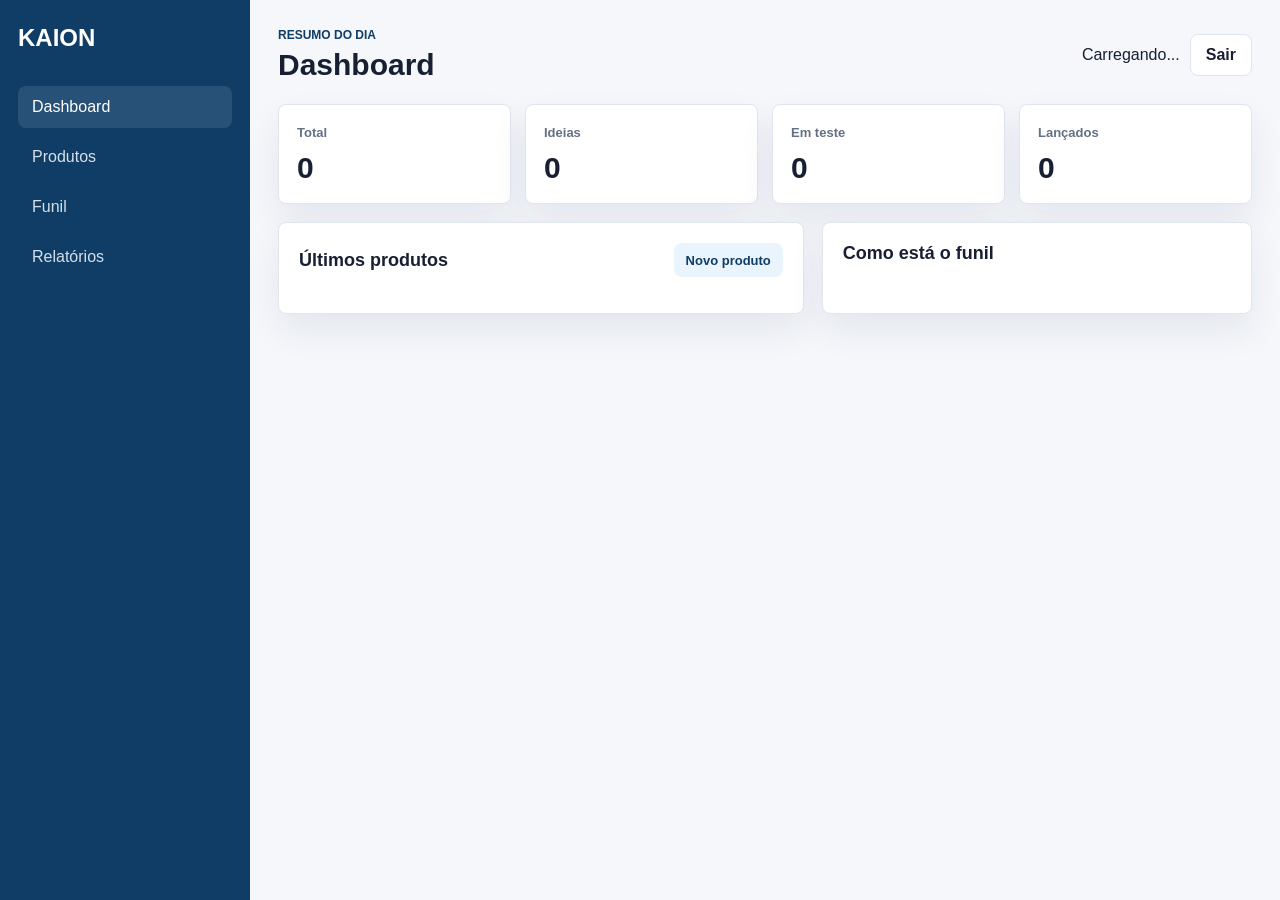
<file: dashboard.html>
<!DOCTYPE html>
<html lang="pt-br">
<head>
    <meta charset="UTF-8">
    <meta name="viewport" content="width=device-width, initial-scale=1.0">
    <title>Dashboard | KAION</title>
    <link rel="stylesheet" href="css/app.css">
</head>
<body>
    <div class="app-shell">
        <aside class="sidebar">
            <a class="logo text-logo" href="dashboard.html">KAION</a>
            <nav>
                <a class="active" href="dashboard.html">Dashboard</a>
                <a href="produtos.html">Produtos</a>
                <a href="funil.html">Funil</a>
                <a href="relatorios.html">Relatórios</a>
            </nav>
        </aside>

        <main class="content">
            <header class="topbar">
                <div>
                    <p class="eyebrow">Resumo do dia</p>
                    <h1>Dashboard</h1>
                </div>
                <div class="user-actions">
                    <span id="userNome">Carregando...</span>
                    <a class="btn ghost" href="php/logout.php">Sair</a>
                </div>
            </header>

            <section class="metric-grid">
                <article class="metric-card"><span>Total</span><strong id="totalProdutos">0</strong></article>
                <article class="metric-card"><span>Ideias</span><strong id="ideia">0</strong></article>
                <article class="metric-card"><span>Em teste</span><strong id="teste">0</strong></article>
                <article class="metric-card"><span>Lançados</span><strong id="lancados">0</strong></article>
            </section>

            <section class="split-grid">
                <article class="panel">
                    <div class="panel-heading">
                    <h2>Últimos produtos</h2>
                        <a class="btn small" href="novo_produto.html">Novo produto</a>
                    </div>
                    <div id="produtosLista" class="recent-list"></div>
                </article>
                <article class="panel">
                    <div class="panel-heading">
                        <h2>Como está o funil</h2>
                    </div>
                    <div id="funilResumo" class="pipeline-bars"></div>
                </article>
            </section>
        </main>
    </div>
    <script src="js/app.js"></script>
    <script src="js/script_dashboard.js"></script>
</body>
</html>
</file>
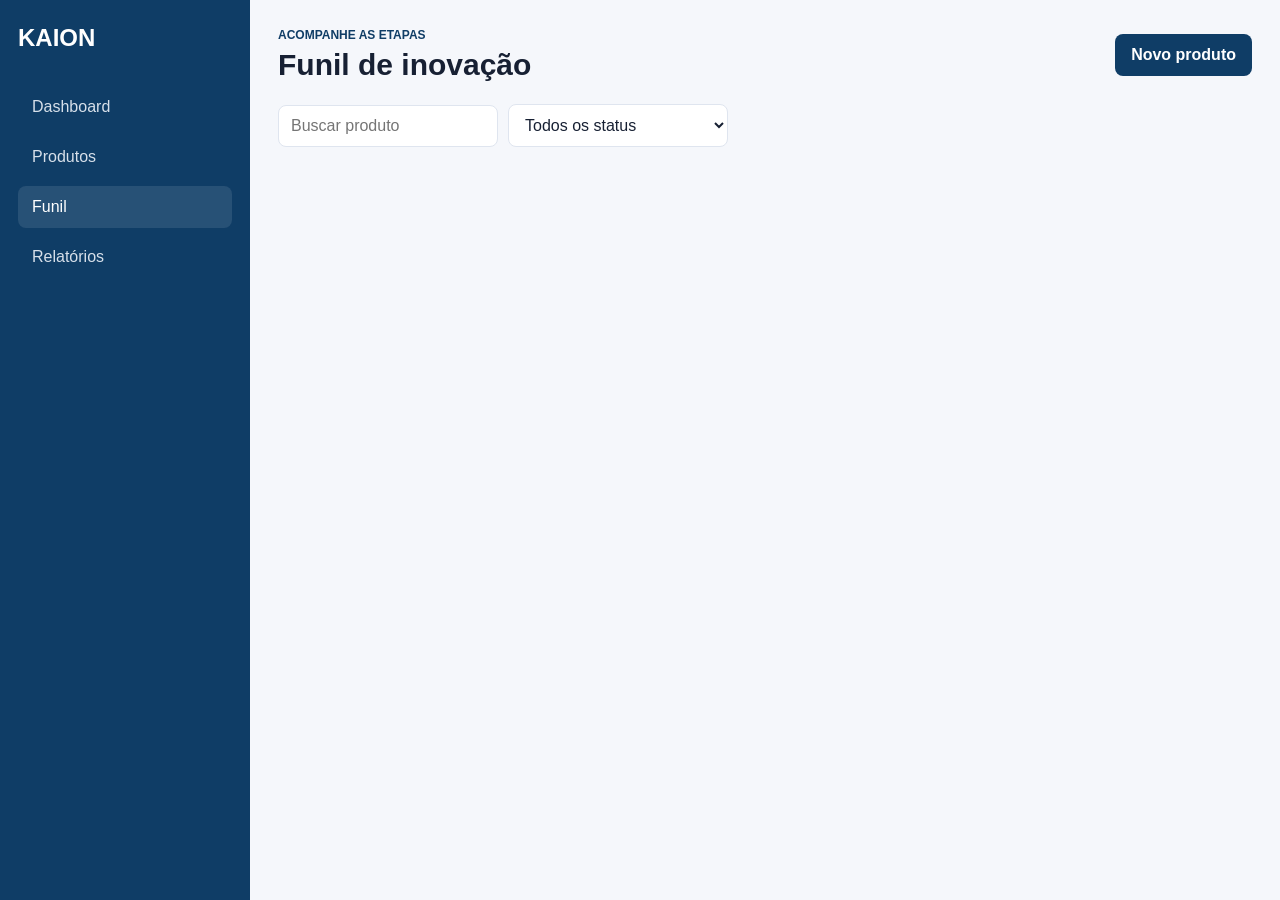
<file: funil.html>
<!DOCTYPE html>
<html lang="pt-br">
<head>
    <meta charset="UTF-8">
    <meta name="viewport" content="width=device-width, initial-scale=1.0">
    <title>Funil | KAION</title>
    <link rel="stylesheet" href="css/app.css">
</head>
<body>
    <div class="app-shell">
        <aside class="sidebar">
            <a class="logo text-logo" href="dashboard.html">KAION</a>
            <nav>
                <a href="dashboard.html">Dashboard</a>
                <a href="produtos.html">Produtos</a>
                <a class="active" href="funil.html">Funil</a>
                <a href="relatorios.html">Relatórios</a>
            </nav>
        </aside>

        <main class="content">
            <header class="topbar">
                <div>
                    <p class="eyebrow">Acompanhe as etapas</p>
                    <h1>Funil de inovação</h1>
                </div>
                <a class="btn primary" href="novo_produto.html">Novo produto</a>
            </header>

            <section class="filters-row">
                <input type="search" id="buscaFunil" placeholder="Buscar produto">
                <select id="filtroStatus">
                    <option value="">Todos os status</option>
                    <option value="ideia">Ideia</option>
                    <option value="desenvolvimento">Desenvolvimento</option>
                    <option value="teste">Teste</option>
                    <option value="aprovacao">Aprovação</option>
                    <option value="lancado">Lançado</option>
                    <option value="arquivado">Arquivado</option>
                </select>
            </section>

            <section class="kanban" id="kanban"></section>
        </main>
    </div>
    <script src="js/app.js"></script>
    <script src="js/script_funil.js"></script>
</body>
</html>
</file>
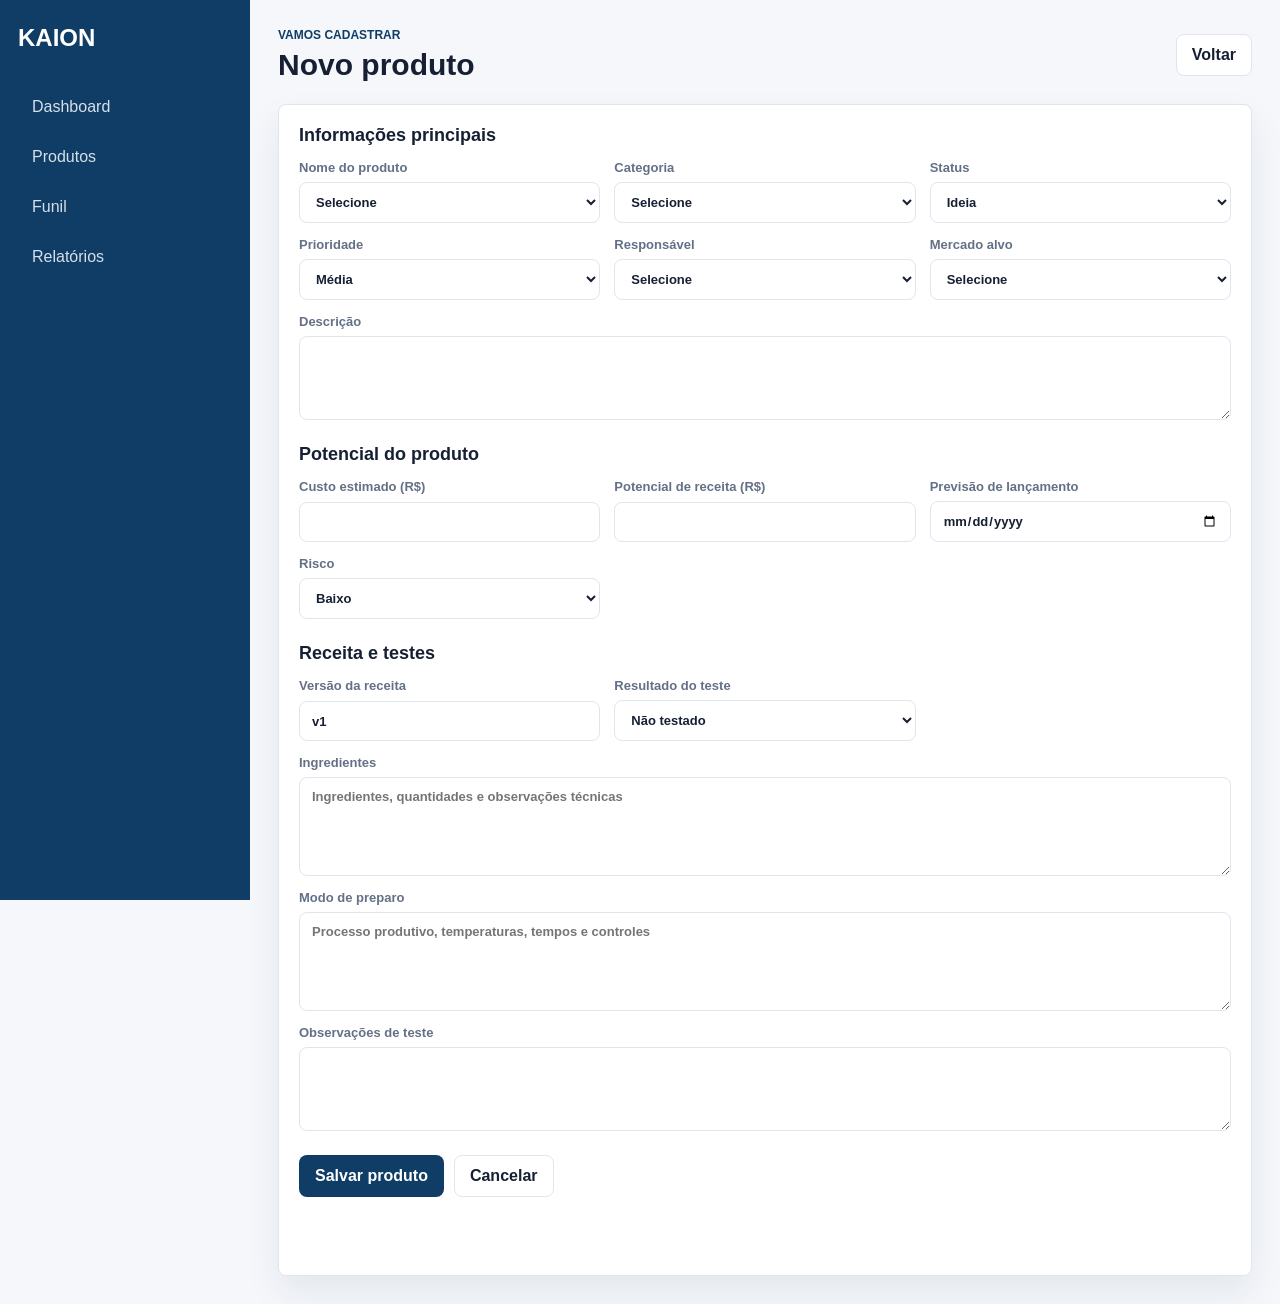
<file: novo_produto.html>
<!DOCTYPE html>
<html lang="pt-br">
<head>
    <meta charset="UTF-8">
    <meta name="viewport" content="width=device-width, initial-scale=1.0">
    <title>Novo produto | KAION</title>
    <link rel="stylesheet" href="css/app.css">
</head>
<body>
    <div class="app-shell">
        <aside class="sidebar">
            <a class="logo text-logo" href="dashboard.html">KAION</a>
            <nav>
                <a href="dashboard.html">Dashboard</a>
                <a href="produtos.html">Produtos</a>
                <a href="funil.html">Funil</a>
                <a href="relatorios.html">Relatórios</a>
            </nav>
        </aside>

        <main class="content">
            <header class="topbar">
                <div>
                    <p class="eyebrow" id="subtituloProduto">Vamos cadastrar</p>
                    <h1 id="tituloProduto">Novo produto</h1>
                </div>
                <a class="btn ghost" href="produtos.html">Voltar</a>
            </header>

            <form id="formProduto" class="panel product-form">
                <input type="hidden" name="id">
                <section>
                    <h2>Informações principais</h2>
                    <div class="form-grid">
                        <label>Nome do produto
                            <select name="nome" required>
                                <option value="">Selecione</option>
                                <option value="Coxinha de frango">Coxinha de frango</option>
                                <option value="Empada de palmito">Empada de palmito</option>
                                <option value="Pastel assado de carne">Pastel assado de carne</option>
                                <option value="Enroladinho de salsicha">Enroladinho de salsicha</option>
                                <option value="Kibe recheado">Kibe recheado</option>
                                <option value="Pao de queijo">Pao de queijo</option>
                                <option value="Suco natural de laranja">Suco natural de laranja</option>
                                <option value="Refrigerante lata">Refrigerante lata</option>
                                <option value="Agua mineral">Agua mineral</option>
                            </select>
                        </label>
                        <label>Categoria
                            <select name="categoria" required>
                                <option value="">Selecione</option>
                                <option value="Salgado frito">Salgado frito</option>
                                <option value="Salgado assado">Salgado assado</option>
                                <option value="Bebida natural">Bebida natural</option>
                                <option value="Bebida industrializada">Bebida industrializada</option>
                            </select>
                        </label>
                        <label>Status
                            <select name="status" required>
                                <option value="ideia">Ideia</option>
                                <option value="desenvolvimento">Desenvolvimento</option>
                                <option value="teste">Teste</option>
                                <option value="aprovacao">Aprovação</option>
                                <option value="lancado">Lançado</option>
                                <option value="arquivado">Arquivado</option>
                            </select>
                        </label>
                        <label>Prioridade
                            <select name="prioridade">
                                <option value="media">Média</option>
                                <option value="alta">Alta</option>
                                <option value="baixa">Baixa</option>
                            </select>
                        </label>
                        <label>Responsável
                            <select name="responsavel">
                                <option value="">Selecione</option>
                                <option value="Andrey">Andrey</option>
                                <option value="Nicolly">Nicolly</option>
                                <option value="Talyssa">Talyssa</option>
                                <option value="Matheus">Matheus</option>
                                <option value="Pedro">Pedro</option>
                            </select>
                        </label>
                        <label>Mercado alvo
                            <select name="mercado_alvo">
                                <option value="">Selecione</option>
                                <option value="Cantina escolar">Cantina escolar</option>
                                <option value="Eventos corporativos">Eventos corporativos</option>
                                <option value="Encomendas para festas">Encomendas para festas</option>
                                <option value="Venda no balcao">Venda no balcao</option>
                            </select>
                        </label>
                    </div>
                    <label>Descrição<textarea name="descricao" rows="4"></textarea></label>
                </section>

                <section>
                    <h2>Potencial do produto</h2>
                    <div class="form-grid">
                        <label>Custo estimado (R$)<input name="custo_estimado" type="number" min="0" step="0.01"></label>
                        <label>Potencial de receita (R$)<input name="potencial_receita" type="number" min="0" step="0.01"></label>
                        <label>Previsão de lançamento<input name="data_lancamento_prevista" type="date"></label>
                        <label>Risco
                            <select name="risco">
                                <option value="baixo">Baixo</option>
                                <option value="medio">Médio</option>
                                <option value="alto">Alto</option>
                            </select>
                        </label>
                    </div>
                </section>

                <section>
                    <h2>Receita e testes</h2>
                    <div class="form-grid">
                        <label>Versão da receita<input name="versao_receita" value="v1"></label>
                        <label>Resultado do teste
                            <select name="resultado_teste">
                                <option value="nao_testado">Não testado</option>
                                <option value="aprovado">Aprovado</option>
                                <option value="ajustar">Ajustar</option>
                                <option value="reprovado">Reprovado</option>
                            </select>
                        </label>
                    </div>
                    <label>Ingredientes<textarea name="ingredientes" rows="5" placeholder="Ingredientes, quantidades e observações técnicas"></textarea></label>
                    <label>Modo de preparo<textarea name="modo_preparo" rows="5" placeholder="Processo produtivo, temperaturas, tempos e controles"></textarea></label>
                    <label>Observações de teste<textarea name="observacoes_teste" rows="4"></textarea></label>
                </section>

                <div class="form-actions">
                    <button id="btnSalvar" class="btn primary" type="submit">Salvar produto</button>
                    <a class="btn ghost" href="produtos.html">Cancelar</a>
                </div>
                <p id="mensagemProduto" class="form-message"></p>
            </form>
        </main>
    </div>
    <script src="js/app.js"></script>
    <script src="js/novo_produto.js"></script>
</body>
</html>
</file>
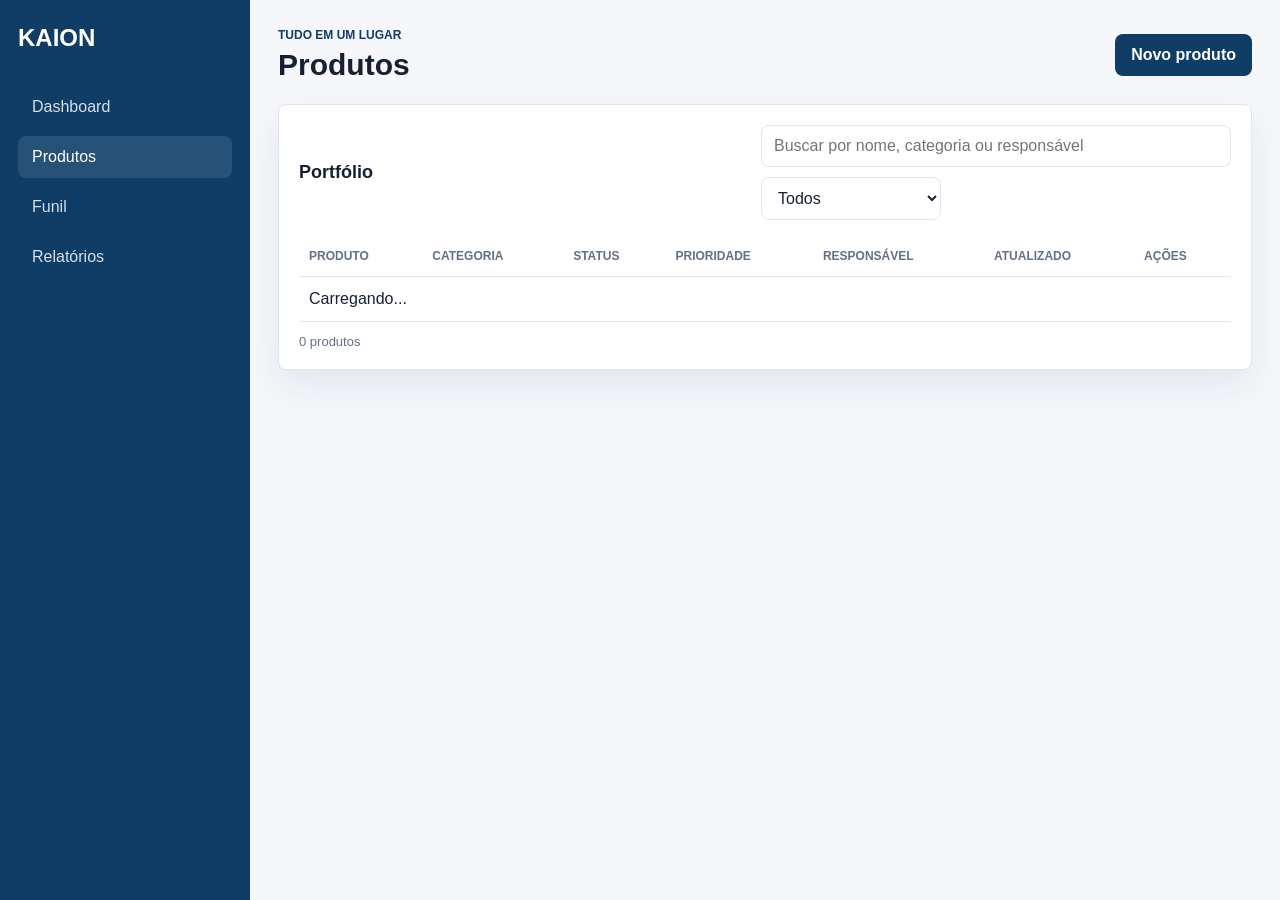
<file: produtos.html>
<!DOCTYPE html>
<html lang="pt-br">
<head>
    <meta charset="UTF-8">
    <meta name="viewport" content="width=device-width, initial-scale=1.0">
    <title>Produtos | KAION</title>
    <link rel="stylesheet" href="css/app.css">
</head>
<body>
    <div class="app-shell">
        <aside class="sidebar">
            <a class="logo text-logo" href="dashboard.html">KAION</a>
            <nav>
                <a href="dashboard.html">Dashboard</a>
                <a class="active" href="produtos.html">Produtos</a>
                <a href="funil.html">Funil</a>
                <a href="relatorios.html">Relatórios</a>
            </nav>
        </aside>

        <main class="content">
            <header class="topbar">
                <div>
                    <p class="eyebrow">Tudo em um lugar</p>
                    <h1>Produtos</h1>
                </div>
                <a class="btn primary" href="novo_produto.html">Novo produto</a>
            </header>

            <section class="panel">
                <div class="panel-heading">
                    <h2>Portfólio</h2>
                    <div class="filters-inline">
                        <input id="buscaProdutos" type="search" placeholder="Buscar por nome, categoria ou responsável">
                        <select id="statusProdutos">
                            <option value="">Todos</option>
                            <option value="ideia">Ideia</option>
                            <option value="desenvolvimento">Desenvolvimento</option>
                            <option value="teste">Teste</option>
                            <option value="aprovacao">Aprovação</option>
                            <option value="lancado">Lançado</option>
                            <option value="arquivado">Arquivado</option>
                        </select>
                    </div>
                </div>
                <div class="table-wrap">
                    <table>
                        <thead>
                            <tr>
                                <th>Produto</th>
                                <th>Categoria</th>
                                <th>Status</th>
                                <th>Prioridade</th>
                                <th>Responsável</th>
                                <th>Atualizado</th>
                                <th>Ações</th>
                            </tr>
                        </thead>
                        <tbody id="productsTable">
                            <tr><td colspan="7">Carregando...</td></tr>
                        </tbody>
                    </table>
                </div>
                <p id="productsCount" class="table-note">0 produtos</p>
            </section>
        </main>
    </div>
    <script src="js/app.js"></script>
    <script src="js/script_produtos.js"></script>
</body>
</html>
</file>
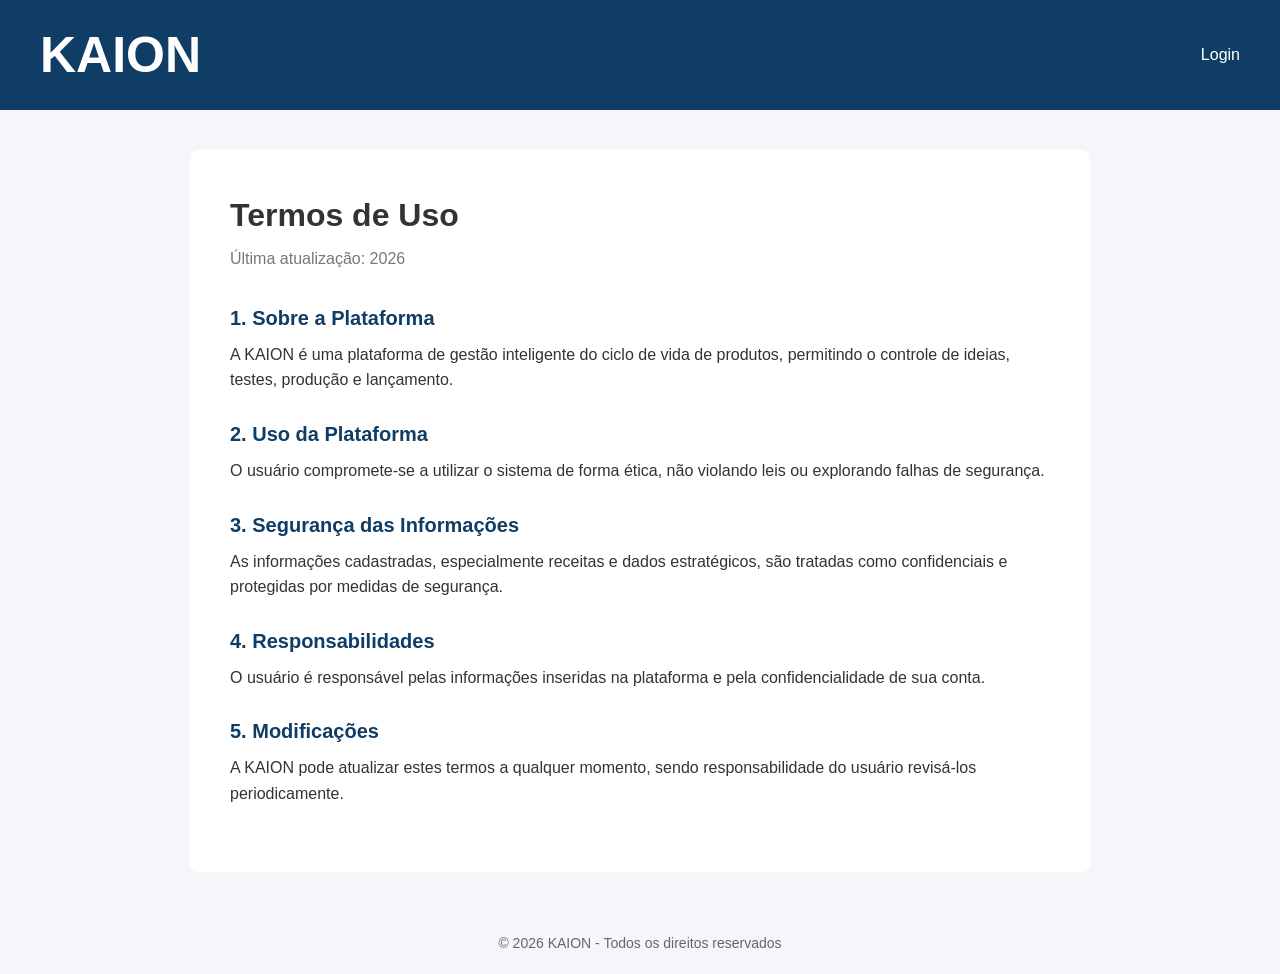
<file: termos.html>
<!DOCTYPE html>
<html lang="pt-br">
<head>
    <meta charset="UTF-8">
    <title>Termos de Uso | KAION</title>
    <link rel="stylesheet" href="css/termos.css">
</head>

<body>

<header class="topo">
    <h2>KAION</h2>
    <nav>
        <a href="index.html">Login</a>
    </nav>
</header>

<main class="container">

    <header class="titulo">
        <h1>Termos de Uso</h1>
        <p>Última atualização: 2026</p>
    </header>

    <section>

        <article>
            <h2>1. Sobre a Plataforma</h2>
            <p>
                A KAION é uma plataforma de gestão inteligente do ciclo de vida de produtos,
                permitindo o controle de ideias, testes, produção e lançamento.
            </p>
        </article>

        <article>
            <h2>2. Uso da Plataforma</h2>
            <p>
                O usuário compromete-se a utilizar o sistema de forma ética,
                não violando leis ou explorando falhas de segurança.
            </p>
        </article>

        <article>
            <h2>3. Segurança das Informações</h2>
            <p>
                As informações cadastradas, especialmente receitas e dados estratégicos,
                são tratadas como confidenciais e protegidas por medidas de segurança.
            </p>
        </article>

        <article>
            <h2>4. Responsabilidades</h2>
            <p>
                O usuário é responsável pelas informações inseridas na plataforma
                e pela confidencialidade de sua conta.
            </p>
        </article>

        <article>
            <h2>5. Modificações</h2>
            <p>
                A KAION pode atualizar estes termos a qualquer momento,
                sendo responsabilidade do usuário revisá-los periodicamente.
            </p>
        </article>

    </section>

</main>

<footer>
    <p>© 2026 KAION - Todos os direitos reservados</p>
</footer>

</body>
</html>
</file>
<file: css/app.css>
:root {
    --bg: #f5f7fb;
    --panel: #ffffff;
    --text: #172033;
    --muted: #647086;
    --line: #dfe5ef;
    --primary: #0F3D66;
    --primary-dark: #1C5D99;
    --accent: #3498DB;
    --danger: #b42318;
    --success: #15803d;
    --sidebar: #0F3D66;
    --shadow: 0 16px 35px rgba(24, 39, 75, 0.08);
}

* { box-sizing: border-box; }

body {
    margin: 0;
    font-family: Arial, Helvetica, sans-serif;
    background: var(--bg);
    color: var(--text);
}

a { color: inherit; }

button, input, select, textarea {
    font: inherit;
}

input, select, textarea {
    width: 100%;
    border: 1px solid var(--line);
    border-radius: 8px;
    padding: 11px 12px;
    background: #fff;
    color: var(--text);
}

textarea { resize: vertical; }

label {
    display: grid;
    gap: 7px;
    color: var(--muted);
    font-size: 13px;
    font-weight: 700;
}

.auth-page {
    min-height: 100vh;
    display: grid;
    place-items: center;
    padding: 24px;
    background:
        linear-gradient(135deg, rgba(15, 61, 102, 0.16), transparent 45%),
        linear-gradient(315deg, rgba(52, 152, 219, 0.12), transparent 38%),
        var(--bg);
}

.auth-shell {
    width: min(980px, 100%);
    display: grid;
    grid-template-columns: 1fr 1fr;
    gap: 18px;
}

.auth-panel, .panel, .metric-card {
    background: var(--panel);
    border: 1px solid var(--line);
    border-radius: 8px;
    box-shadow: var(--shadow);
}

.auth-panel {
    padding: 34px;
}

.brand-panel {
    background: var(--sidebar);
    color: #fff;
    display: flex;
    flex-direction: column;
    justify-content: center;
    min-height: 540px;
}

.brand-mark, .logo span {
    display: inline-grid;
    place-items: center;
    width: 42px;
    height: 42px;
    border-radius: 8px;
    background: var(--primary);
    color: #fff;
    font-weight: 800;
}

.brand-logo {
    width: 100%;
    max-width: 320px;
    height: auto;
    max-height: 300px;
    object-fit: contain;
    display: block;
    margin: 0 auto 24px;
}
.brand-panel h1 {
    margin: 0 0 8px;
    font-size: 44px;
}

.brand-panel p, .auth-header p {
    color: #cbd5e1;
    line-height: 1.6;
}

.brand-points {
    display: flex;
    flex-wrap: wrap;
    gap: 10px;
    margin-top: 26px;
}

.brand-points span {
    border: 1px solid rgba(255,255,255,0.25);
    border-radius: 999px;
    padding: 8px 12px;
    color: #eef6f6;
    font-size: 13px;
}

.auth-header h2, h1, h2, h3, p {
    margin-top: 0;
}

.auth-header p { color: var(--muted); }

.eyebrow {
    margin-bottom: 6px;
    color: var(--primary);
    font-size: 12px;
    font-weight: 800;
    text-transform: uppercase;
    letter-spacing: 0;
}

.stack-form {
    display: grid;
    gap: 16px;
    margin-top: 24px;
}

.btn {
    display: inline-flex;
    align-items: center;
    justify-content: center;
    min-height: 42px;
    border: 1px solid transparent;
    border-radius: 8px;
    padding: 10px 15px;
    cursor: pointer;
    text-decoration: none;
    font-weight: 800;
    transition: transform .15s ease, background .15s ease;
}

.btn:hover { transform: translateY(-1px); }
.btn.primary { background: var(--primary); color: #fff; }
.btn.primary:hover { background: var(--primary-dark); }
.btn.ghost { background: #fff; color: var(--text); border-color: var(--line); }
.btn.small { min-height: 34px; padding: 7px 11px; font-size: 13px; background: #EAF4FC; color: var(--primary); }
.btn.danger { background: #fef3f2; color: var(--danger); border-color: #fecdca; }

.auth-footer, .form-message {
    color: var(--muted);
    font-size: 14px;
}

.auth-footer a { color: var(--primary-dark); font-weight: 800; }

.form-message { min-height: 20px; }
.form-message.success { color: var(--success); }
.form-message.error { color: var(--danger); }

.app-shell {
    min-height: 100vh;
    display: grid;
    grid-template-columns: 250px 1fr;
}

.sidebar {
    position: sticky;
    top: 0;
    height: 100vh;
    padding: 24px 18px;
    background: var(--sidebar);
    color: #e5edf7;
}

.logo {
    display: flex;
    align-items: center;
    gap: 10px;
    text-decoration: none;
    font-weight: 900;
    margin-bottom: 34px;
}

.text-logo {
    font-size: 24px;
    letter-spacing: 0;
    color: #fff;
}

.logo img {
    max-width: 300px;
    height: auto;
    display: block;
}

.sidebar nav {
    display: grid;
    gap: 8px;
}

.sidebar nav a {
    padding: 12px 14px;
    border-radius: 8px;
    text-decoration: none;
    color: #d7e0ea;
}

.sidebar nav a:hover, .sidebar nav a.active {
    background: rgba(255,255,255,0.1);
    color: #fff;
}

.content {
    padding: 28px;
    min-width: 0;
}

.topbar {
    display: flex;
    justify-content: space-between;
    align-items: center;
    gap: 16px;
    margin-bottom: 22px;
}

.topbar h1 {
    margin: 0;
    font-size: 30px;
}

.user-actions {
    display: flex;
    align-items: center;
    gap: 10px;
    flex-wrap: wrap;
}

.metric-grid {
    display: grid;
    grid-template-columns: repeat(4, minmax(0, 1fr));
    gap: 14px;
    margin-bottom: 18px;
}

.metric-card {
    padding: 18px;
}

.metric-card span {
    color: var(--muted);
    font-weight: 800;
    font-size: 13px;
}

.metric-card strong {
    display: block;
    margin-top: 10px;
    font-size: 30px;
}

.split-grid {
    display: grid;
    grid-template-columns: minmax(0, 1.1fr) minmax(320px, .9fr);
    gap: 18px;
}

.panel {
    padding: 20px;
}

.panel-heading {
    display: flex;
    justify-content: space-between;
    align-items: center;
    gap: 14px;
    margin-bottom: 16px;
}

.panel-heading h2 {
    margin: 0;
    font-size: 18px;
}

.recent-list {
    display: grid;
    gap: 10px;
}

.recent-item, .kanban-card {
    border: 1px solid var(--line);
    border-radius: 8px;
    padding: 14px;
    background: #fff;
}

.recent-item h3, .kanban-card h3 {
    margin: 0 0 6px;
    font-size: 16px;
}

.meta-line {
    display: flex;
    gap: 8px;
    flex-wrap: wrap;
    color: var(--muted);
    font-size: 13px;
}

.status-pill {
    display: inline-flex;
    align-items: center;
    width: fit-content;
    border-radius: 999px;
    padding: 5px 9px;
    font-size: 12px;
    font-weight: 800;
    background: #eef2ff;
    color: #3730a3;
}

.status-ideia { background: #fff7ed; color: #9a3412; }
.status-desenvolvimento { background: #EAF4FC; color: #0F3D66; }
.status-teste { background: #fefce8; color: #854d0e; }
.status-aprovacao { background: #eef2ff; color: #3730a3; }
.status-lancado { background: #ecfdf5; color: #166534; }
.status-arquivado { background: #f1f5f9; color: #475569; }

.pipeline-bars {
    display: grid;
    gap: 14px;
}

.bar-row {
    display: grid;
    gap: 7px;
}

.bar-label {
    display: flex;
    justify-content: space-between;
    color: var(--muted);
    font-size: 13px;
    font-weight: 800;
}

.bar-track {
    height: 10px;
    border-radius: 999px;
    background: #e5e7eb;
    overflow: hidden;
}

.bar-fill {
    height: 100%;
    width: 0;
    border-radius: inherit;
    background: var(--primary-dark);
}

.filters-inline, .filters-row {
    display: flex;
    gap: 10px;
    align-items: center;
    flex-wrap: wrap;
}

.filters-inline input { min-width: 280px; }
.filters-inline select { width: 180px; }
.filters-row input, .filters-row select { width: 220px; }

.table-wrap {
    width: 100%;
    overflow-x: auto;
}

table {
    width: 100%;
    border-collapse: collapse;
    min-width: 760px;
}

th, td {
    text-align: left;
    padding: 13px 10px;
    border-bottom: 1px solid var(--line);
    vertical-align: top;
}

th {
    color: var(--muted);
    font-size: 12px;
    text-transform: uppercase;
    letter-spacing: 0;
}
.terms {
    display: flex;
    align-items: center;
    gap: 8px;
    font-size: 13px;
    margin: 0;
}

.terms input {
    width: auto;
    flex: 0 0 auto;
}
.table-note {
    margin: 12px 0 0;
    color: var(--muted);
    font-size: 13px;
}

.product-form {
    display: grid;
    gap: 24px;
}

.product-form section {
    display: grid;
    gap: 14px;
}

.product-form h2 {
    margin: 0;
    font-size: 18px;
}

.form-grid {
    display: grid;
    grid-template-columns: repeat(3, minmax(0, 1fr));
    gap: 14px;
}

.form-actions {
    display: flex;
    gap: 10px;
    flex-wrap: wrap;
}

.kanban {
    display: grid;
    grid-template-columns: repeat(6, minmax(245px, 1fr));
    gap: 14px;
    overflow-x: auto;
    padding-bottom: 8px;
}

.kanban-column {
    background: #eef3f8;
    border: 1px solid var(--line);
    border-radius: 8px;
    min-height: 440px;
    padding: 12px;
}

.kanban-title {
    display: flex;
    justify-content: space-between;
    align-items: center;
    margin-bottom: 12px;
    font-weight: 900;
}

.kanban-list {
    display: grid;
    gap: 10px;
    min-height: 340px;
}

.kanban-card {
    cursor: grab;
}

.kanban-card.dragging {
    opacity: .6;
}

.kanban-list.drag-over {
    outline: 2px dashed var(--primary);
    outline-offset: 4px;
    border-radius: 8px;
}

.empty-state {
    border: 1px dashed #bcc7d6;
    border-radius: 8px;
    color: var(--muted);
    padding: 18px;
    text-align: center;
}

.toast {
    position: fixed;
    right: 20px;
    bottom: 20px;
    background: var(--sidebar);
    color: #fff;
    padding: 12px 16px;
    border-radius: 8px;
    box-shadow: var(--shadow);
    z-index: 20;
}
a{white-space: nowrap;}



@media (max-width: 980px) {
    .auth-shell, .app-shell, .split-grid {
        grid-template-columns: 1fr;
    }
    .brand-panel { min-height: auto; }
    .sidebar {
        position: static;
        height: auto;
    }
    .sidebar nav {
        grid-template-columns: repeat(4, minmax(0, 1fr));
    }
    .metric-grid, .form-grid {
        grid-template-columns: repeat(2, minmax(0, 1fr));
    }
}

@media (max-width: 640px) {
    .auth-page {
        min-height: auto;
        place-items: start;
        padding: 14px;
    }
    .auth-shell {
        gap: 12px;
    }
    .auth-panel {
        padding: 18px;
    }
    .brand-panel {
        min-height: auto;
        padding: 20px 18px;
    }
    .brand-logo {
        max-width: 180px;
        max-height: 160px;
        margin-bottom: 14px;
    }
    .brand-panel p {
        margin-bottom: 0;
    }
    .brand-points {
        gap: 8px;
        margin-top: 16px;
    }
    .brand-points span {
        padding: 7px 10px;
        white-space: normal;
    }
    .stack-form {
        gap: 13px;
        margin-top: 18px;
    }
    .content { padding: 18px; }
    .topbar, .panel-heading {
        align-items: flex-start;
        flex-direction: column;
    }
    .sidebar nav, .metric-grid, .form-grid {
        grid-template-columns: 1fr;
    }
    .filters-row input, .filters-row select, .filters-inline input, .filters-inline select {
        width: 100%;
        min-width: 0;
    }
}
</file>
<file: css/termos.css>
* {
    margin: 0;
    padding: 0;
    box-sizing: border-box;
}


body {
    font-family: "Segoe UI", Arial, sans-serif;
    background: #f4f6f9;
    color: #333;
    line-height: 1.6;
}

.topo {
    display: flex;
    justify-content: space-between;
    align-items: center;
    padding: 15px 40px;
    background: #0F3D66;
}

.topo img {
    width: 120px;
}

.topo nav a {
    color: white;
    margin-left: 20px;
    text-decoration: none;
    font-weight: 500;
}
.topo h2 {
    font-size: 50px;
    color: white;
}

.container {
    max-width: 900px;
    margin: 40px auto;
    background: white;
    padding: 40px;
    border-radius: 8px;
}


.titulo {
    margin-bottom: 30px;
}

.titulo h1 {
    font-size: 32px;
    margin-bottom: 5px;
}

.titulo p {
    color: #777;
}


article {
    margin-bottom: 25px;
}

article h2 {
    font-size: 20px;
    margin-bottom: 8px;
    color: #0F3D66;
}


footer {
    text-align: center;
    padding: 20px;
    color: #666;
    font-size: 14px;
}

.footer-global {
    text-align: center;
    padding: 15px;
    font-size: 13px;
    color: #777;
}

.footer-global a {
    color: #0F3D66;
    text-decoration: none;
}
</file>
